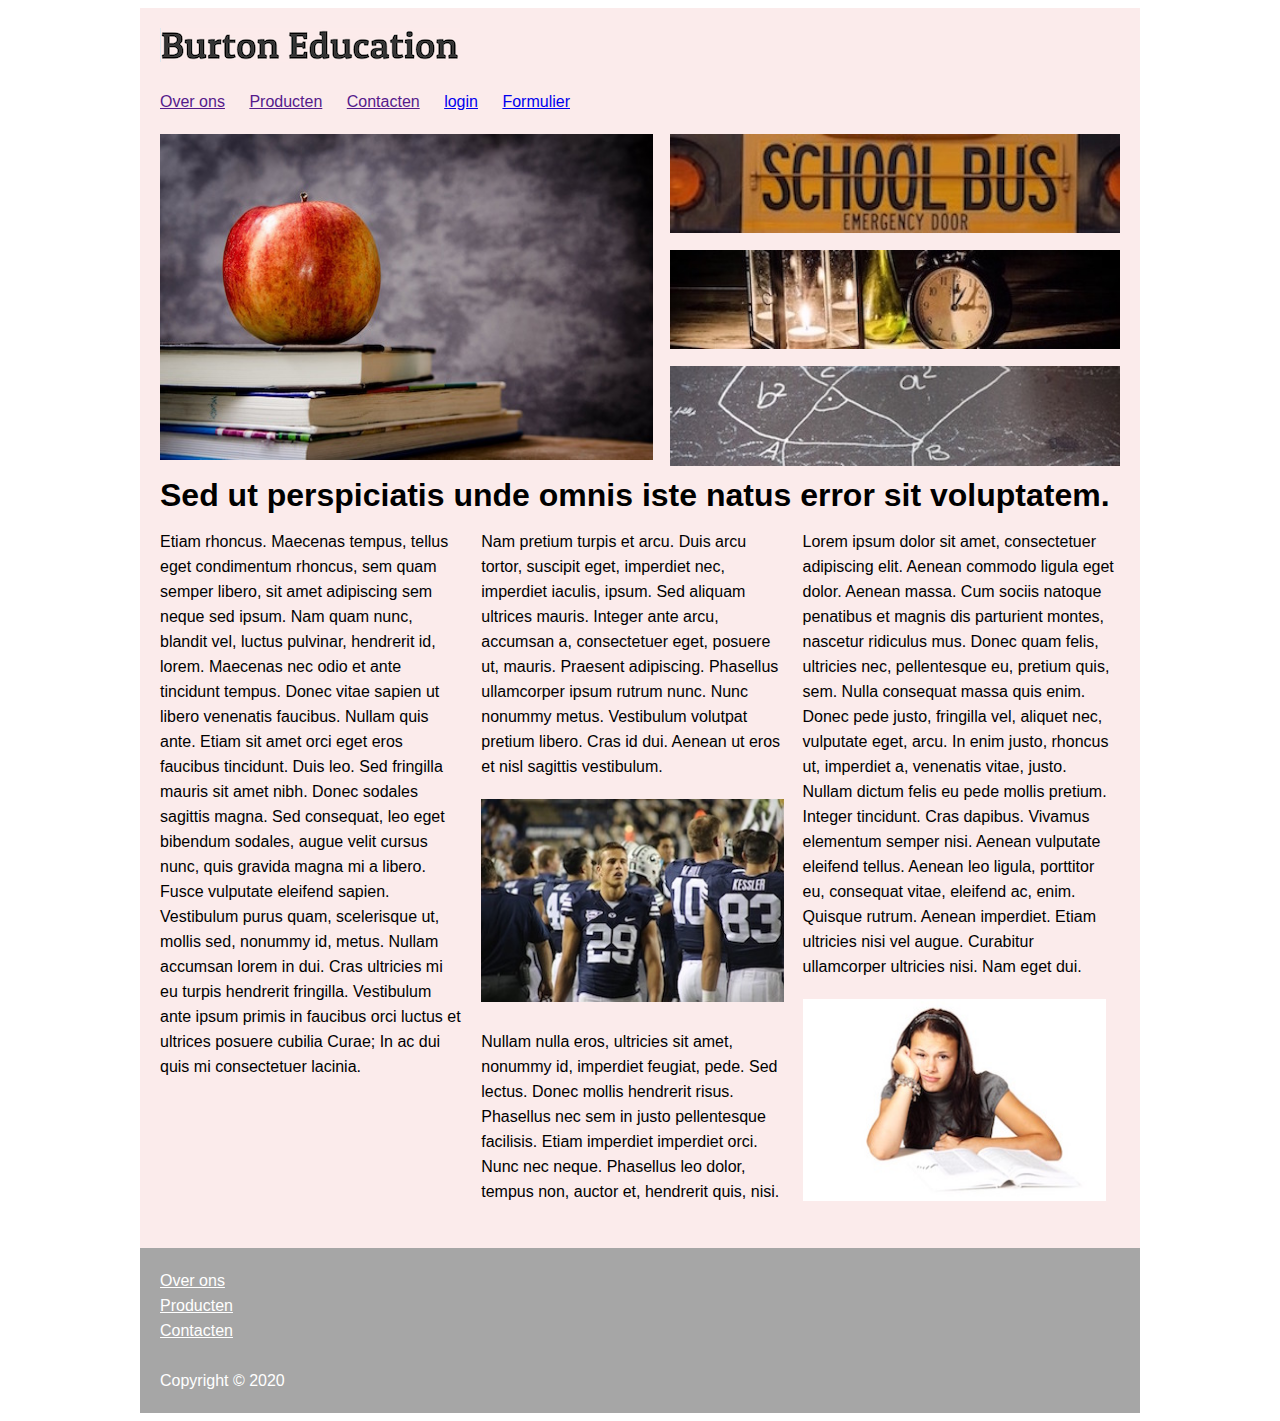
<file: burton/index.html>
<!DOCTYPE html>
<html>
<head>
    <meta>
    <link rel="stylesheet" href="css/style.css">
    <title>Burton Education</title>
</head>
    <body>
<div id="wrap">

    <header>
        <img src="pics/burton_logo.png" alt="logo burton education">
    </header>

    <nav>
        <a href="">Over ons</a>
        <a href="">Producten</a>
        <a href="">Contacten</a>
        <a href="login.html">login</a>
        <a href="formulier.html">Formulier</a>


    </nav>

    <section class="appel">
        <img class="appel" src="pics/appel.jpg" alt="appel">
    </section>

    <section class="fotos">
        <img class="foto" src="pics/bus.jpg" alt="schoolbus">
        <img class="foto" src="pics/desk.jpg" alt="klok">
        <img class="foto" src="pics/pythagoras.jpg" alt="schoolbord">
    </section>

    <section class="text">
        <h1>Sed ut perspiciatis unde omnis iste natus error sit voluptatem.</h1>
        <article>Etiam rhoncus. Maecenas tempus,
            tellus eget condimentum rhoncus,
            sem quam semper libero,
            sit amet adipiscing sem neque sed ipsum.
            Nam quam nunc, blandit vel, luctus pulvinar, hendrerit id, lorem.
            Maecenas nec odio et ante tincidunt tempus.
            Donec vitae sapien ut libero venenatis faucibus.
            Nullam quis ante. Etiam sit amet orci eget eros faucibus tincidunt.
            Duis leo. Sed fringilla mauris sit amet nibh. Donec sodales sagittis magna.
            Sed consequat, leo eget bibendum sodales, augue velit cursus nunc, quis gravida magna mi a libero.
            Fusce vulputate eleifend sapien.
            Vestibulum purus quam, scelerisque ut, mollis sed, nonummy id, metus. Nullam accumsan lorem in dui.
            Cras ultricies mi eu turpis hendrerit fringilla.
            Vestibulum ante ipsum primis in faucibus orci luctus et ultrices posuere cubilia Curae;
            In ac dui quis mi consectetuer lacinia.
        </article>
        <article>
            Nam pretium turpis et arcu. Duis arcu tortor, suscipit eget, imperdiet nec, imperdiet iaculis, ipsum.
            Sed aliquam ultrices mauris. Integer ante arcu, accumsan a, consectetuer eget, posuere ut, mauris.
            Praesent adipiscing. Phasellus ullamcorper ipsum rutrum nunc. Nunc nonummy metus. Vestibulum volutpat pretium libero.
            Cras id dui. Aenean ut eros et nisl sagittis vestibulum.
            <img class="article" src="pics/football.jpg" alt="footballer">
            Nullam nulla eros, ultricies sit amet, nonummy id, imperdiet feugiat, pede. Sed lectus.
            Donec mollis hendrerit risus. Phasellus nec sem in justo pellentesque facilisis. Etiam imperdiet imperdiet orci.
            Nunc nec neque. Phasellus leo dolor, tempus non, auctor et, hendrerit quis, nisi.
        </article>
        <article>
            Lorem ipsum dolor sit amet, consectetuer adipiscing elit.
            Aenean commodo ligula eget dolor. Aenean massa.
            Cum sociis natoque penatibus et magnis dis parturient montes, nascetur ridiculus mus.
            Donec quam felis, ultricies nec, pellentesque eu, pretium quis, sem.
            Nulla consequat massa quis enim. Donec pede justo, fringilla vel, aliquet nec, vulputate eget, arcu. In enim justo,
            rhoncus ut, imperdiet a, venenatis vitae, justo.
            Nullam dictum felis eu pede mollis pretium. Integer tincidunt. Cras dapibus. Vivamus elementum semper nisi.
            Aenean vulputate eleifend tellus. Aenean leo ligula, porttitor eu, consequat vitae, eleifend ac, enim.
            Quisque rutrum. Aenean imperdiet. Etiam ultricies nisi vel augue. Curabitur ullamcorper ultricies nisi. Nam eget dui.
            <img class="article" src="pics/book.jpg" alt="saai meisje">
        </article>
    </section>


</div>
    <footer>
        <a href="">Over ons</a>
        <br>
        <a href="">Producten</a>
        <br>
        <a href="">Contacten</a>
        <br>
        <br>
        Copyright &copy 2020

    </footer>
    </body>
</html>
</file>
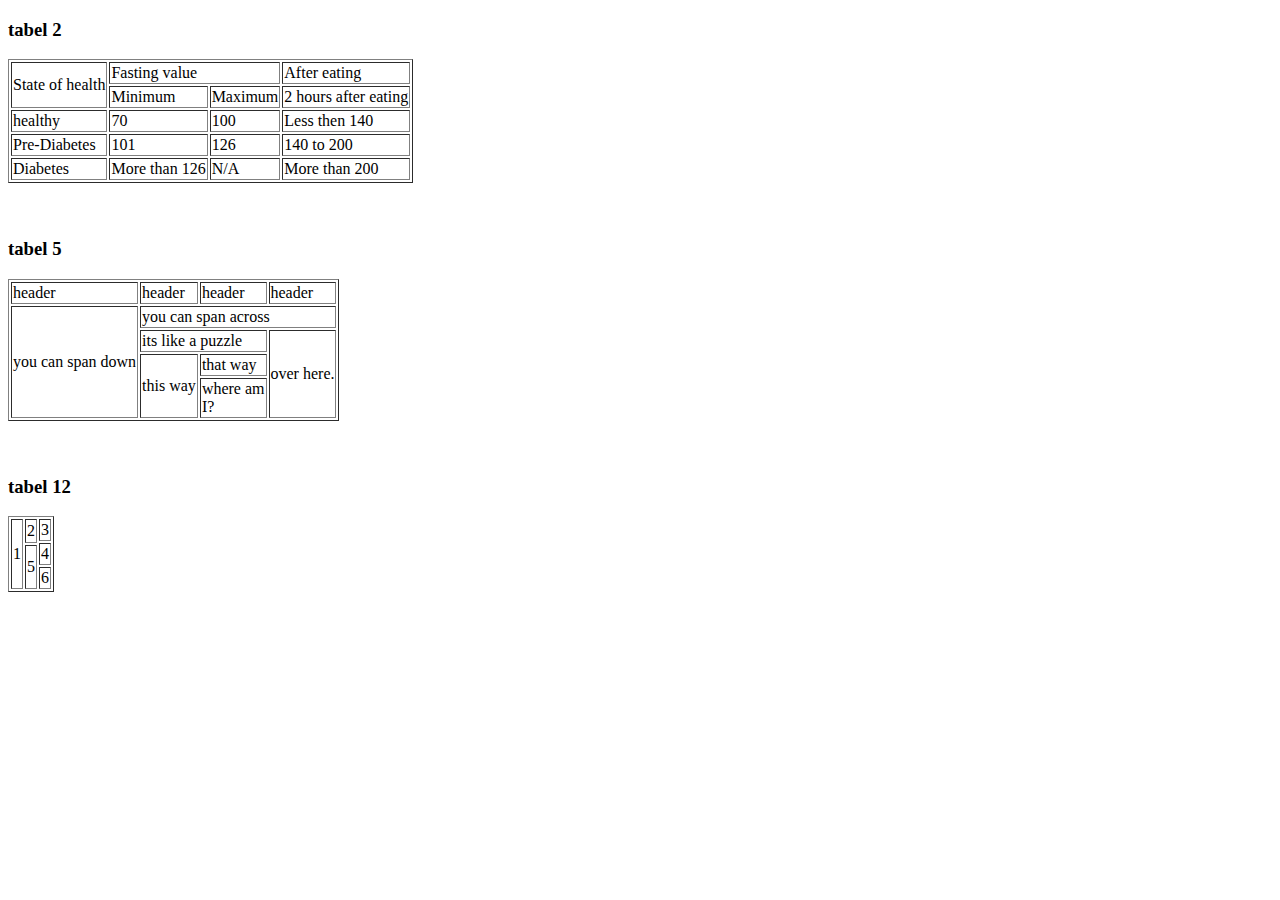
<file: paarTabellen/index.html>
<!DOCTYPE html>
<html lang="en">
<head>
    <meta charset="UTF-8">
    <title>tabel1</title>
</head>
<body>
<h3>tabel 2</h3>
<table border="1">
    <tr>
        <td rowspan="2">State of health</td>
        <td colspan="2">Fasting value</td>
        <td>After eating</td>
    </tr>
    <tr>
        <td>Minimum</td>
        <td>Maximum</td>
        <td>2 hours after eating</td>
    </tr>
    <tr>
        <td>healthy</td>
        <td>70</td>
        <td>100</td>
        <td>Less then 140</td>
    </tr>
    <tr>
        <td>Pre-Diabetes</td>
        <td>101</td>
        <td>126</td>
        <td>140 to 200</td>
    </tr>
    <tr>
        <td>Diabetes</td>
        <td>More than 126</td>
        <td>N/A</td>
        <td>More than 200</td>
    </tr>
</table>
<br>
<br>
<h3>tabel 5</h3>
<table border="1">
    <tr>
        <td>header</td>
        <td>header</td>
        <td>header</td>
        <td>header</td>
    </tr>
    <tr>
        <td rowspan="5">you can span down</td>
        <td colspan="3">you can span across</td>
    </tr>
    <tr>
        <td colspan="2">its like a puzzle</td>
        <td rowspan="4">over here.</td>
    </tr>
    <tr>
        <td rowspan="3">this way</td>
        <td>that way</td>
    </tr>
    <tr>
        <td rowspan="2">where am <br>I?</td>
    </tr>
</table>
<br><br>
<h3>tabel 12</h3>
<table border="1">
    <tr>
        <td rowspan="6">1</td>
        <td rowspan="3">2</td>
        <td rowspan="2">3</td>
    </tr>
    <tr></tr>
    <tr>
        <td rowspan="2">4</td>
    </tr>
    <tr>
        <td rowspan="3">5</td>
    </tr>
    <tr>
        <td rowspan="2">6</td>
    </tr>

</table>
</body>
</html>
</file>
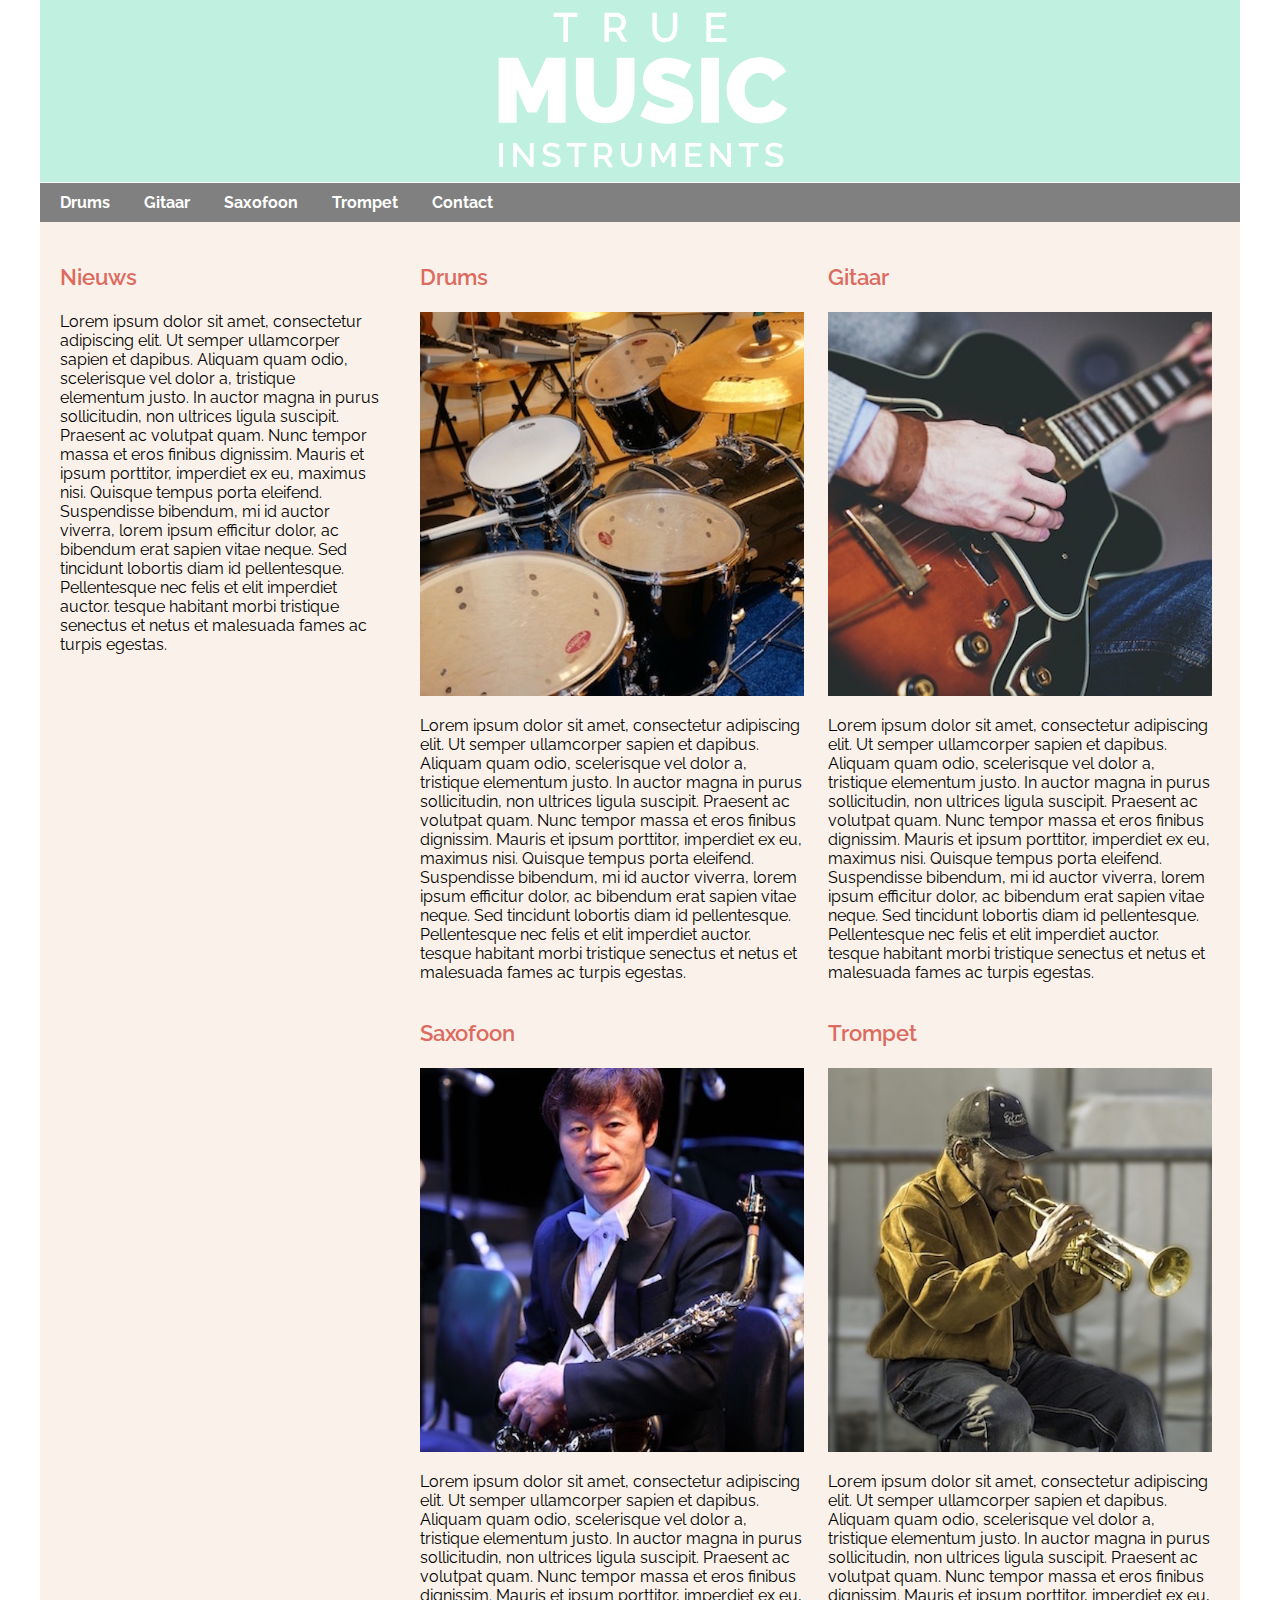
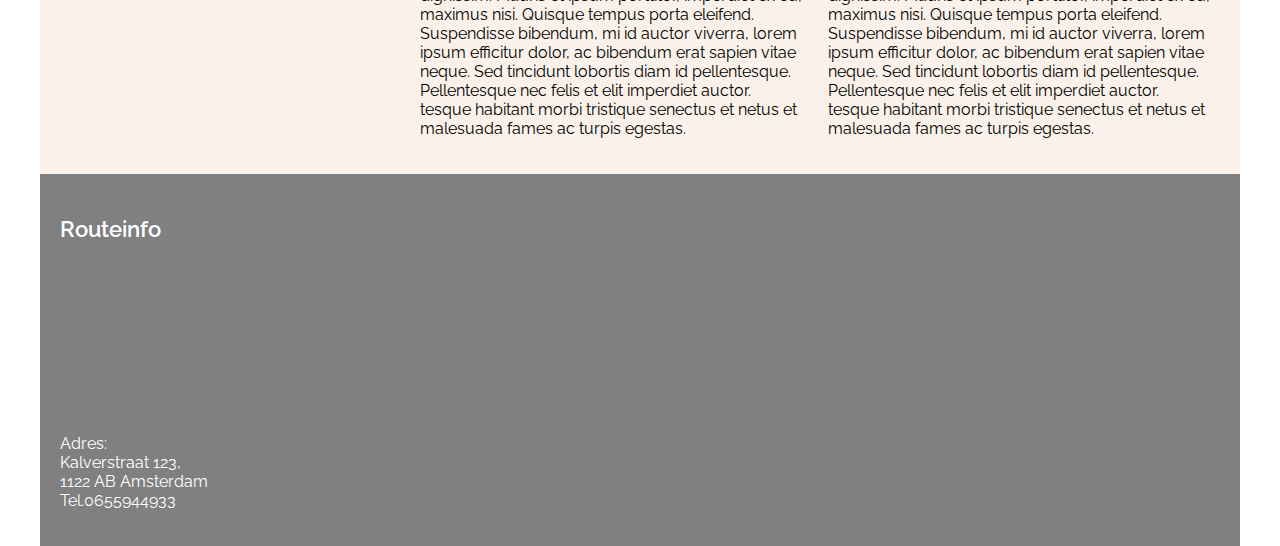
<file: truemusic/index.html>
<!DOCTYPE html>
<html lang="en">
<head>
    <meta name="viewport" content="width=device-width, initial-scale=1.0">
    <link href="https://fonts.googleapis.com/css2?family=Raleway:wght@400;500;600;700&display=swap" rel="stylesheet">
    <link rel="stylesheet" href="truemusic.css">
    <meta charset="UTF-8">
    <title>True Music</title>
</head>
<body>
<div id="wrapper">
    <header>
        <img id="logo" src="img/truemusic-logo.svg" alt="logo">
    </header>
    <nav>
        <ul>
            <li><a href="#drums">Drums</a> </li>
            <li><a href="#gitaar">Gitaar</a> </li>
            <li><a href="#saxofoon">Saxofoon</a> </li>
            <li><a href="#trompet">Trompet</a> </li>
            <li><a href="#contact">Contact</a> </li>
        </ul>
    </nav>

    <section id="nieuws">
        <h3>Nieuws</h3>
        Lorem ipsum dolor sit amet, consectetur adipiscing elit.
        Ut semper ullamcorper sapien et dapibus. Aliquam quam odio, scelerisque vel dolor a, tristique elementum justo.
        In auctor magna in purus sollicitudin, non ultrices ligula suscipit. Praesent ac volutpat quam.
        Nunc tempor massa et eros finibus dignissim. Mauris et ipsum porttitor, imperdiet ex eu, maximus nisi.
        Quisque tempus porta eleifend. Suspendisse bibendum, mi id auctor viverra, lorem ipsum efficitur dolor,
        ac bibendum erat sapien vitae neque. Sed tincidunt lobortis diam id pellentesque. Pellentesque nec felis et elit imperdiet auctor.
        tesque habitant morbi tristique senectus et netus et malesuada fames ac turpis egestas.
    </section>
    <section id="insrtumenten">
        <article>
            <h3>Drums</h3>
            <img src="img/drums.jpg" alt="instrument drums">
            <p>Lorem ipsum dolor sit amet, consectetur adipiscing elit.
                Ut semper ullamcorper sapien et dapibus. Aliquam quam odio, scelerisque vel dolor a, tristique elementum justo.
                In auctor magna in purus sollicitudin, non ultrices ligula suscipit. Praesent ac volutpat quam.
                Nunc tempor massa et eros finibus dignissim. Mauris et ipsum porttitor, imperdiet ex eu, maximus nisi.
                Quisque tempus porta eleifend. Suspendisse bibendum, mi id auctor viverra, lorem ipsum efficitur dolor,
                ac bibendum erat sapien vitae neque. Sed tincidunt lobortis diam id pellentesque.
                Pellentesque nec felis et elit imperdiet auctor.
                tesque habitant morbi tristique senectus et netus et malesuada fames ac turpis egestas.
            </p>
        </article>
        <article>
            <h3>Gitaar</h3>
            <img src="img/gitaar.jpg" alt="instrument gitaar">
            <p>Lorem ipsum dolor sit amet, consectetur adipiscing elit.
                Ut semper ullamcorper sapien et dapibus. Aliquam quam odio, scelerisque vel dolor a, tristique elementum justo.
                In auctor magna in purus sollicitudin, non ultrices ligula suscipit. Praesent ac volutpat quam.
                Nunc tempor massa et eros finibus dignissim. Mauris et ipsum porttitor, imperdiet ex eu, maximus nisi.
                Quisque tempus porta eleifend. Suspendisse bibendum, mi id auctor viverra, lorem ipsum efficitur dolor,
                ac bibendum erat sapien vitae neque. Sed tincidunt lobortis diam id pellentesque.
                Pellentesque nec felis et elit imperdiet auctor.
                tesque habitant morbi tristique senectus et netus et malesuada fames ac turpis egestas.
            </p>
        </article>
        <article>
            <h3>Saxofoon</h3>
            <img src="img/saxofoon.jpg" alt="instrument gitaar">
            <p>Lorem ipsum dolor sit amet, consectetur adipiscing elit.
                Ut semper ullamcorper sapien et dapibus. Aliquam quam odio, scelerisque vel dolor a, tristique elementum justo.
                In auctor magna in purus sollicitudin, non ultrices ligula suscipit. Praesent ac volutpat quam.
                Nunc tempor massa et eros finibus dignissim. Mauris et ipsum porttitor, imperdiet ex eu, maximus nisi.
                Quisque tempus porta eleifend. Suspendisse bibendum, mi id auctor viverra, lorem ipsum efficitur dolor,
                ac bibendum erat sapien vitae neque. Sed tincidunt lobortis diam id pellentesque.
                Pellentesque nec felis et elit imperdiet auctor.
                tesque habitant morbi tristique senectus et netus et malesuada fames ac turpis egestas.
            </p>
        </article>
        <article>
            <h3>Trompet</h3>
            <img src="img/trompet.jpg" alt="instrument gitaar">
            <p>Lorem ipsum dolor sit amet, consectetur adipiscing elit.
                Ut semper ullamcorper sapien et dapibus. Aliquam quam odio, scelerisque vel dolor a, tristique elementum justo.
                In auctor magna in purus sollicitudin, non ultrices ligula suscipit. Praesent ac volutpat quam.
                Nunc tempor massa et eros finibus dignissim. Mauris et ipsum porttitor, imperdiet ex eu, maximus nisi.
                Quisque tempus porta eleifend. Suspendisse bibendum, mi id auctor viverra, lorem ipsum efficitur dolor,
                ac bibendum erat sapien vitae neque. Sed tincidunt lobortis diam id pellentesque.
                Pellentesque nec felis et elit imperdiet auctor.
                tesque habitant morbi tristique senectus et netus et malesuada fames ac turpis egestas.
            </p>
        </article>
    </section>
    <footer>
        <h3>Routeinfo</h3>
        <iframe src="https://www.google.com/maps/embed?pb=!1m18!1m12!1m3!1d2436.0635620571843!2d4.888945315685627!3d52.3692674551416!2m3!1f0!2f0!3f0!3m2!1i1024!2i768!4f13.1!3m3!1m2!1s0x47c609c1a915c917%3A0x7544d2ae383997e5!2sKalverstraat%20123%2C%201012%20PA%20Amsterdam!5e0!3m2!1snl!2snl!4v1603101657322!5m2!1snl!2snl" width="100%" height="150" frameborder="0" style="border:0;" allowfullscreen="" aria-hidden="false" tabindex="0"></iframe>        <p>Adres:<br>
            Kalverstraat 123,<br>
            1122 AB Amsterdam<br>
            Tel.0655944933
        </p>
    </footer>
</div>
</body>
</html>
</file>
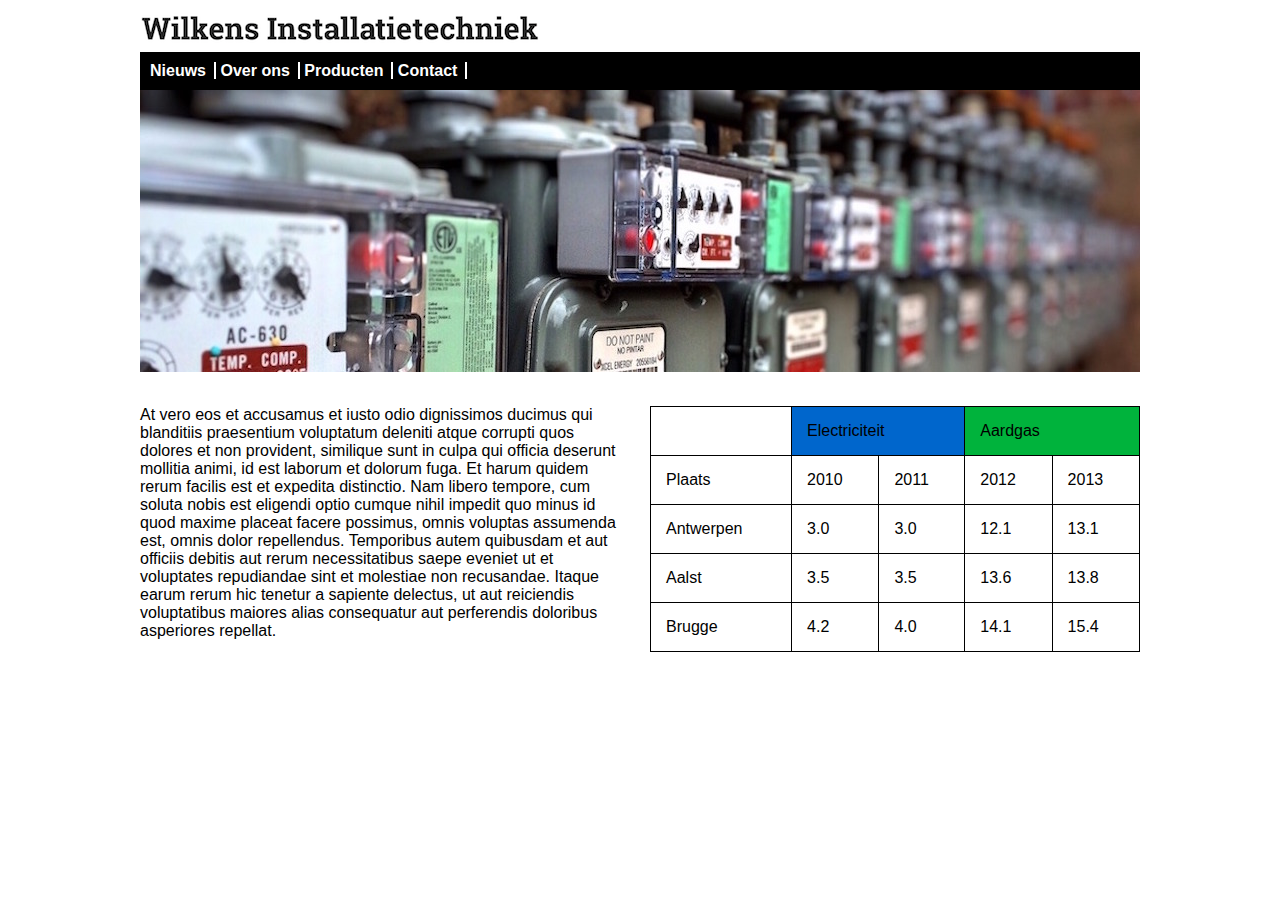
<file: websiteVanafSchets/index.html>
<!DOCTYPE html>
<html>
<head>
    <link rel="stylesheet" type="text/css" href="css/style.css">
    <title>Wilkens installatietechniek</title>
</head>
<body>
    <div class="wrapper">
    <header>
        <img src="img/wilkens_logo.png" alt="logo vattenfall elektrische installaties">
        <nav>
            <a href="">Nieuws</a>
            <a href="">Over ons</a>
            <a href="">Producten</a>
            <a href="">Contact</a>
        </nav>
    </header>

    <main>
        <img src="img/elektriciteit.jpg" alt="foto elektrische installaties">
        <article>
            At vero eos et accusamus et iusto odio dignissimos ducimus qui blanditiis praesentium voluptatum deleniti atque corrupti quos dolores et  non provident,
            similique sunt in culpa qui officia deserunt mollitia animi, id est laborum et dolorum fuga.
            Et harum quidem rerum facilis est et expedita distinctio.
            Nam libero tempore, cum soluta nobis est eligendi optio cumque nihil impedit quo minus id quod maxime placeat facere possimus,
            omnis voluptas assumenda est, omnis dolor repellendus.
            Temporibus autem quibusdam et aut officiis debitis aut rerum necessitatibus saepe eveniet ut et voluptates repudiandae sint et molestiae non recusandae.
            Itaque earum rerum hic tenetur a sapiente delectus,
            ut aut reiciendis voluptatibus maiores alias consequatur aut perferendis doloribus asperiores repellat.
        </article>
        <table>
            <tr>
                <td></td>
                <td class="blauw" colspan="2">Electriciteit</td>
                <td class="groen" colspan="2">Aardgas</td>
            </tr>
            <tr>
                <td>Plaats</td>
                <td>2010</td>
                <td>2011</td>
                <td>2012</td>
                <td>2013</td>
            </tr>
            <tr>
                <td>Antwerpen</td>
                <td>3.0</td>
                <td>3.0</td>
                <td>12.1</td>
                <td>13.1</td>
            </tr>
            <tr>
                <td>Aalst</td>
                <td>3.5</td>
                <td>3.5</td>
                <td>13.6</td>
                <td>13.8</td>
            </tr>
            <tr>
                <td>Brugge</td>
                <td>4.2</td>
                <td>4.0</td>
                <td>14.1</td>
                <td>15.4</td>
            </tr>
        </table>
    </main>
    </div>
</body>
</html>
</file>
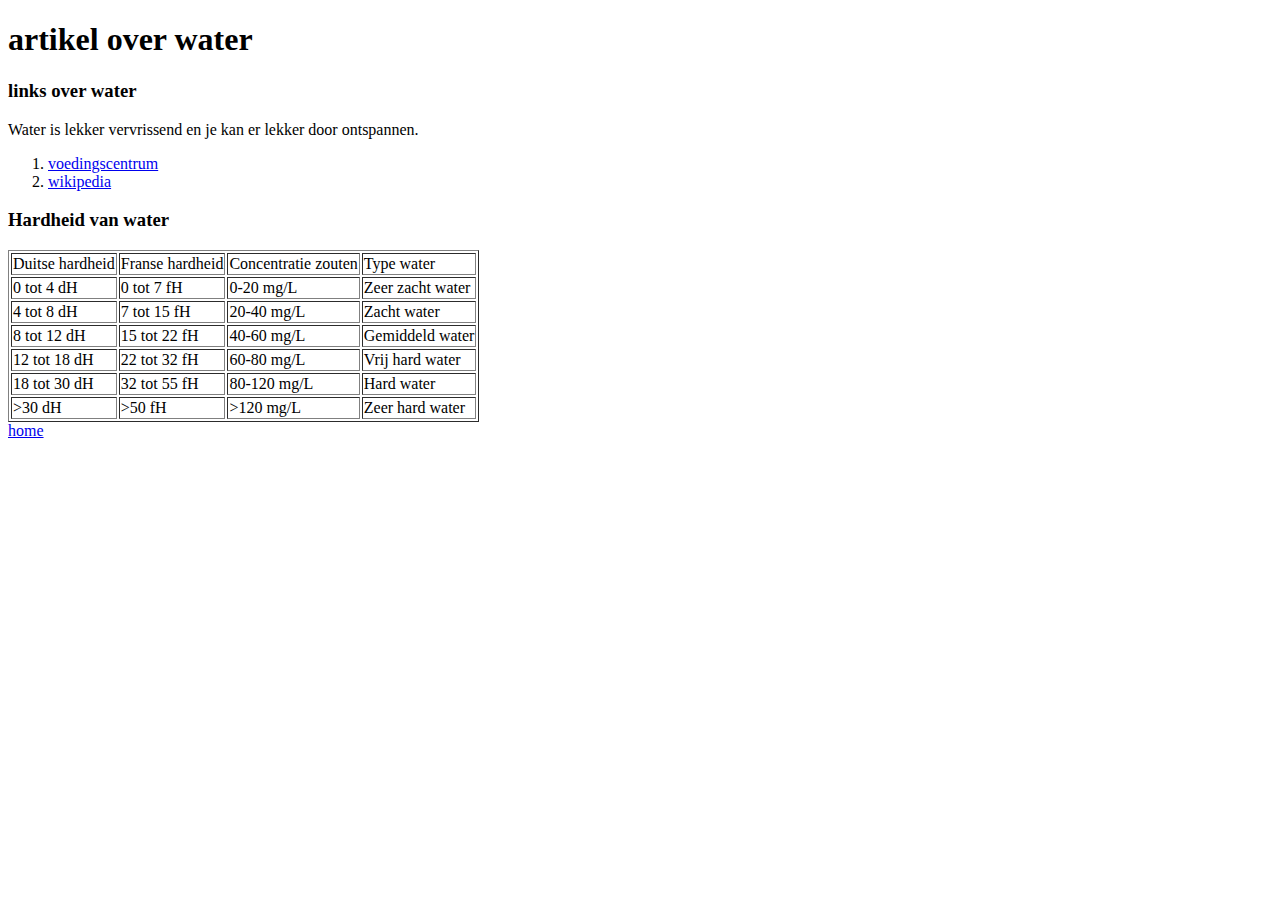
<file: eersteWebsite/artikel.html>
<!DOCTYPE html>
<html>
<head>
    <title>water</title>
</head>
<body>
<h1>artikel over water</h1>
<h3>links over water</h3>
<p>Water is lekker vervrissend en je kan er lekker door ontspannen.</p>

<ol>
    <li>
        <a href="https://www.voedingscentrum.nl/encyclopedie/water.aspx">voedingscentrum</a>
    </li>
    <li>
        <a href="https://nl.wikipedia.org/wiki/Water">wikipedia</a>
    </li>
</ol>

<h3>Hardheid van water</h3>

<table border="1">
    <tr>
        <td>Duitse hardheid</td>
        <td>Franse hardheid</td>
        <td>Concentratie zouten</td>
        <td>Type water</td>
    </tr>
    <tr>
        <td>0 tot 4 dH</td>
        <td>0 tot 7 fH</td>
        <td>0-20 mg/L</td>
        <td>Zeer zacht water</td>
    </tr>
    <tr>
        <td>4 tot 8 dH</td>
        <td>7 tot 15 fH</td>
        <td>20-40 mg/L</td>
        <td>Zacht water</td>
    </tr>
    <tr>
        <td>8 tot 12 dH</td>
        <td>15 tot 22 fH</td>
        <td>40-60 mg/L</td>
        <td>Gemiddeld water</td>
    </tr>
    <tr>
        <td>12 tot 18 dH</td>
        <td>22 tot 32 fH</td>
        <td>60-80 mg/L</td>
        <td>Vrij hard water</td>
    </tr>
    <tr>
        <td>18 tot 30 dH</td>
        <td>32 tot 55 fH</td>
        <td>80-120 mg/L</td>
        <td>Hard water</td>
    </tr>
    <tr>
        <td>>30 dH</td>
        <td>>50 fH</td>
        <td>>120 mg/L</td>
        <td>Zeer hard water</td>
    </tr>

</table>


<a href="index.html">home</a>

</body>
</html>
</file>
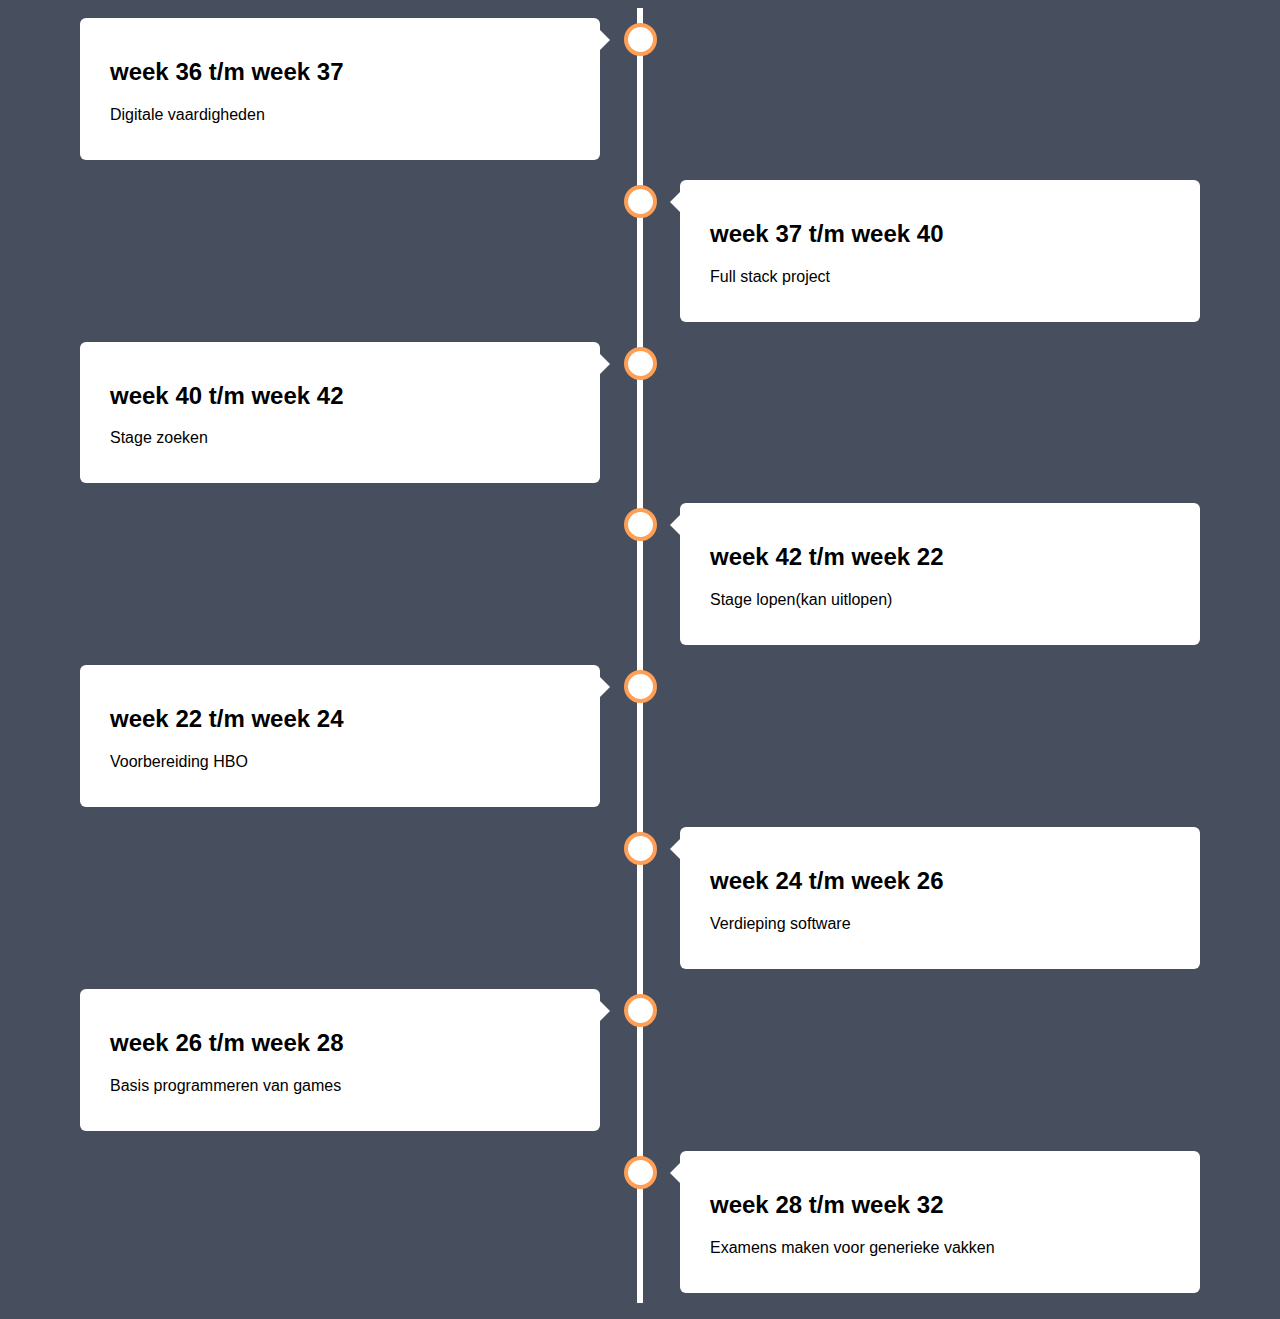
<file: timeline/timeline/timeline.html>
<!DOCTYPE html>
<html lang="en">
<head>
    <meta charset="UTF-8">
    <title>Timeline</title>
    <link rel="stylesheet" href="timeline.css">
</head>
<body>
<div class="timeline">
    <div class="container left">
        <div class="content">
            <h2>week 36 t/m week 37</h2>
            <p>Digitale vaardigheden</p>
        </div>
    </div>
    <div class="container right">
        <div class="content">
            <h2>week 37 t/m week 40</h2>
            <p>Full stack project</p>
        </div>
    </div>
    <div class="container left">
        <div class="content">
            <h2>week 40 t/m week 42</h2>
            <p>Stage zoeken</p>
        </div>
    </div>
    <div class="container right">
        <div class="content">
            <h2>week 42 t/m week 22</h2>
            <p>Stage lopen(kan uitlopen)</p>
        </div>
    </div>
    <div class="container left">
        <div class="content">
            <h2>week 22 t/m week 24</h2>
            <p>Voorbereiding HBO</p>
        </div>
    </div>
    <div class="container right">
        <div class="content">
            <h2>week 24 t/m week 26</h2>
            <p>Verdieping software</p>
        </div>
    </div>
    <div class="container left">
        <div class="content">
            <h2>week 26 t/m week 28</h2>
            <p>Basis programmeren van games</p>
        </div>
    </div>
    <div class="container right">
        <div class="content">
            <h2>week 28 t/m week 32</h2>
            <p>Examens maken voor generieke vakken</p>
        </div>
    </div>
</div>
<p></p>
</body>
</html>
</file>
<file: burton/css/style.css>
*{
    box-sizing: border-box;
}

body{
    font-family: Arial;
    line-height: 25px;
}

div#wrap, footer{
    margin: auto;
    width: 1000px;
    background-color: rgb(251,235,235);
    padding: 20px;
}

nav{
    margin-top: 20px;
    margin-bottom: 20px;
}

nav a{
    margin-right: 20px;
}

section.appel, section.fotos{
    width: 50%;
    float:left;

}
section.fotos{
    text-align: right;
}

img.appel{
    width: 493px;
}

img.foto{
    width: 450px;
    margin-bottom: 10px;
}
article{
    display:inline-block;
    width:33%;
    padding-right: 15px;
    vertical-align: top;
}

article:last-child{
    padding-right: 0px;
}
img.article{
    margin-top: 20px;
    margin-bottom: 20px;
    width: 303px;
}

footer{
    background-color: rgb(166,166,166);
    color: white;
}

footer a{
    color: white;
}
/*formulier*/
</file>
<file: truemusic/truemusic.css>
*{
    box-sizing: border-box;
}

body{
    background-color: white;
    font-family: 'Raleway', sans-serif;
    margin: 0px;
}

h3 {
    color: rgb(220, 106, 94);
    font-size: 22px;
    font-weight: 600;
}

header{
    background-color:rgb(192,240,223);
    text-align: center;
}

div #wrapper{
    margin: auto;
    width: 1000px;
}

li{
    background-color:rgb(128,128,128);
    padding: 10px;
    padding-left: 20px;
    border-top: 1px solid white;
}
ul{
    padding: 0px;
    margin: 0px;
}
li a{
    color: white;
    text-decoration: none;
    font-weight: 700;
}

@media all and (min-width:1200px ) {
    div#wrapper {
        width: 1200px;
        margin: auto;
    }
}

div#wrapper{
    background-color:rgb(250,241,234);
}

    /*-- images --*/

img#logo{
    width:320px;
}

img{
    width: 100%;
}

        /*-- Sections and Footers --*/
section, footer{
    padding: 20px;
}

@media all and (min-width:550px ) {
    section#nieuws{
        width: 40% ;
        float: left;

    }
    section#insrtumenten{
        width: 60%;
        float: right;
    }
}

footer{
    background-color:rgb(128,128,128);
    color: white;
    clear: both;
}

footer h3{
    color: white;
}
@media all and (min-width:550px ) {
    ul{
        background-color:rgb(128,128,128);
        border-top: 1px solid white;
    }
    li{
        display: inline-block;
        border: none;
    }

    @media all and (min-width:920px ) {
        section#nieuws {
            width: 30%;
            float: left;

        }

        section#insrtumenten {
            width: 70%;
            float: right;
        }

        article{
            display: inline-block;
            width:48%;
            margin-right:20px;
        }

        article:nth-child(even) {
            margin-right: 0px;
        }

    }


}
</file>
<file: websiteVanafSchets/css/style.css>
nav{
    background-color:black;
    padding: 10px;
}

nav a{
   color: white;
    font-weight: bold;
    text-decoration: none;
    padding-right: 8px;
    border-right: 2px solid white;
}

body{
    font-family: "Arial";
}

div.wrapper{
    width: 1000px;
    margin: auto;
}

table{
    border: 1px solid black;
    border-collapse: collapse;
    margin-top: 30px;
    width: 49%;
}
td{
    padding: 15px;
    border: 1px solid black;
}

td.groen{
    background-color: #00b33c;
}
td.blauw{
    background-color: #0066cc;
}
article{
    float:left;
    width: 49%;
    margin-right: 2%;
    margin-top: 30px;
}
</file>
<file: timeline/timeline/timeline.css>
* {
    box-sizing: border-box;
}
body {
    background-color: #474e5d;
    font-family: Helvetica, sans-serif;
}
.timeline {
    position: relative;
    max-width: 1200px;
    margin: 0 auto;
}

.timeline::after {
    content: '';
    position: absolute;
    width: 6px;
    background-color: white;
    top: 0;
    bottom: 0;
    left: 50%;
    margin-left: -3px;
}

.container {
    padding: 10px 40px;
    position: relative;
    background-color: inherit;
    width: 50%;
}
.container::after {
    content: '';
    position: absolute;
    width: 25px;
    height: 25px;
    right: -17px;
    background-color: white;
    border: 4px solid #FF9F55;
    top: 15px;
    border-radius: 50%;
    z-index: 1;
}
.left {
    left: 0;
}

.right {
    left: 50%;
}


.left::before {
    content: " ";
    height: 0;
    position: absolute;
    top: 22px;
    width: 0;
    z-index: 1;
    right: 30px;
    border: medium solid white;
    border-width: 10px 0 10px 10px;
    border-color: transparent transparent transparent white;
}
.right::before {
    content: " ";
    height: 0;
    position: absolute;
    top: 22px;
    width: 0;
    z-index: 1;
    left: 30px;
    border: medium solid white;
    border-width: 10px 10px 10px 0;
    border-color: transparent white transparent transparent;
}


.right::after {
    left: -16px;
}


.content {
    padding: 20px 30px;
    background-color: white;
    position: relative;
    border-radius: 6px;
}


@media screen and (max-width: 600px) {
    .timeline::after {
        left: 31px;
    }

    .container {
        width: 100%;
        padding-left: 70px;
        padding-right: 25px;
    }


    .container::before {
        left: 60px;
        border: medium solid white;
        border-width: 10px 10px 10px 0;
        border-color: transparent white transparent transparent;
    }

    .left::after, .right::after {
        left: 15px;
    }
    .right {
        left: 0%;
    }
}
</file>
